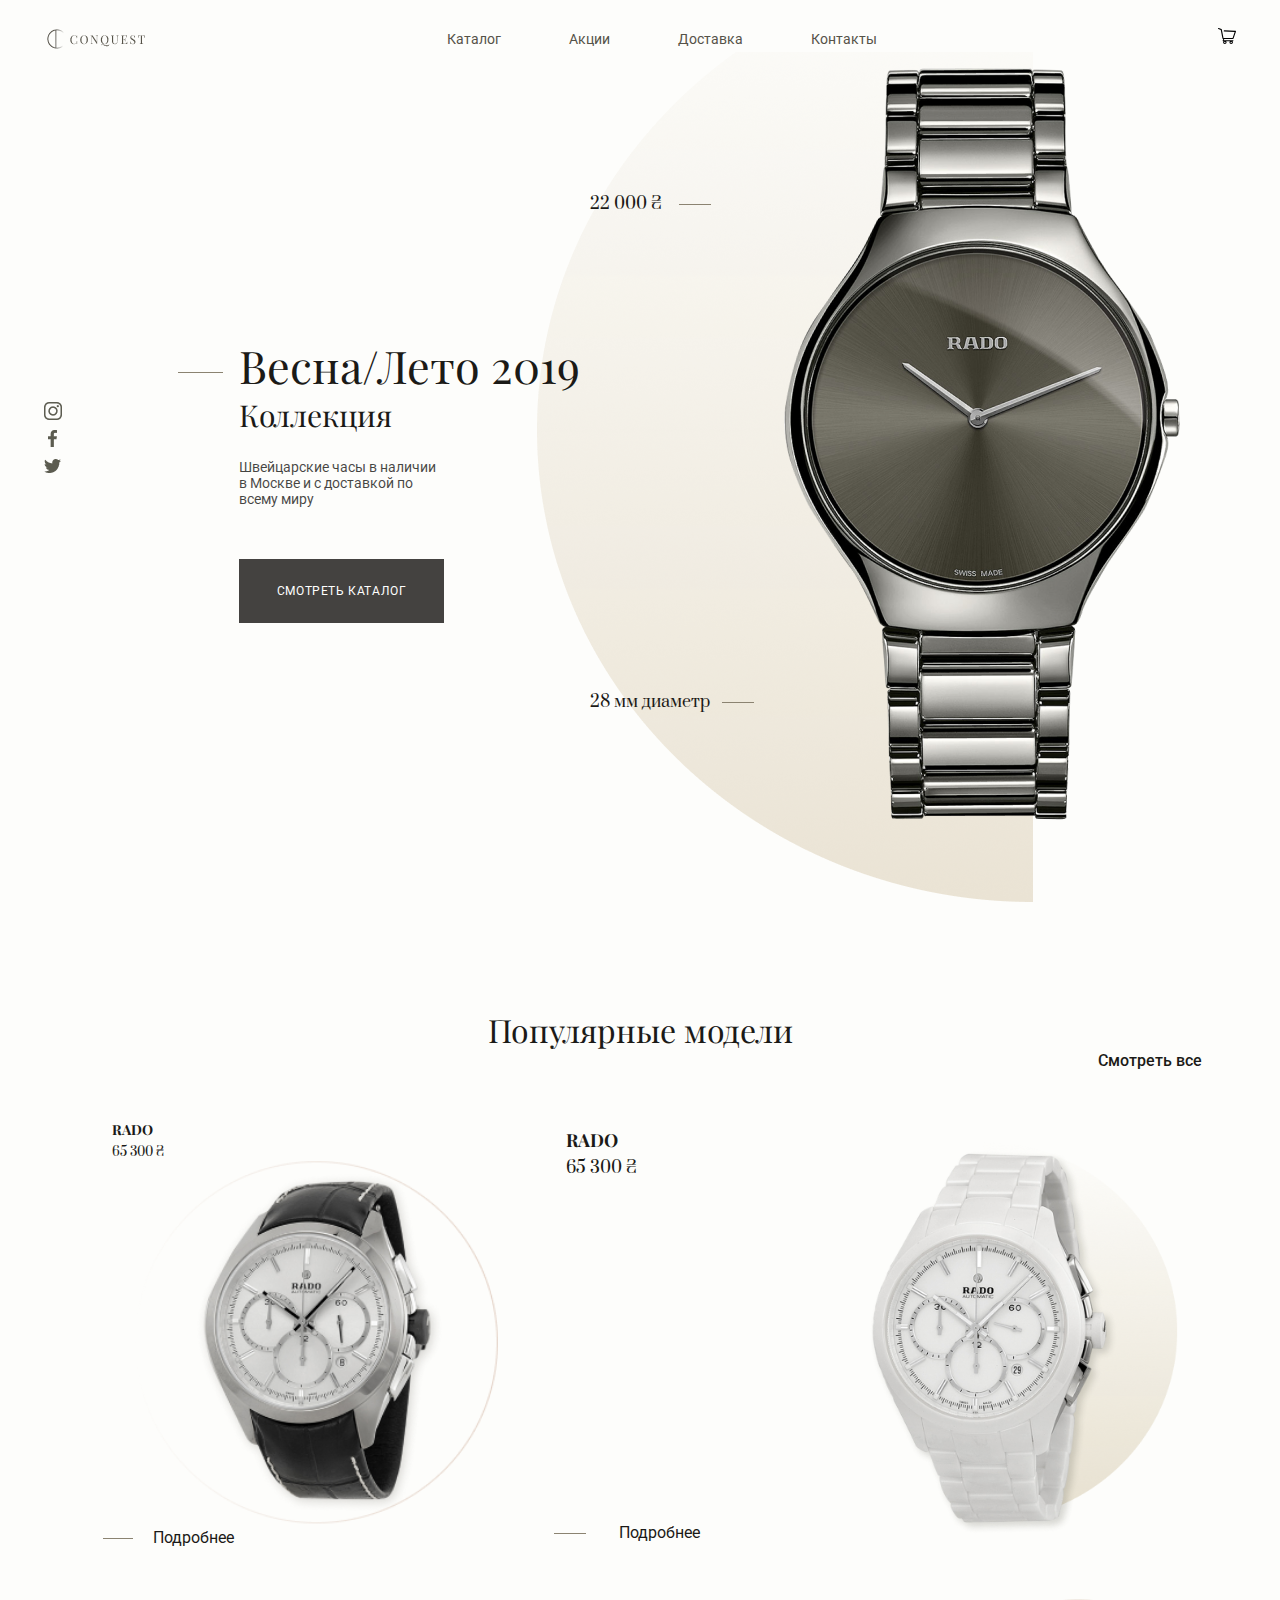
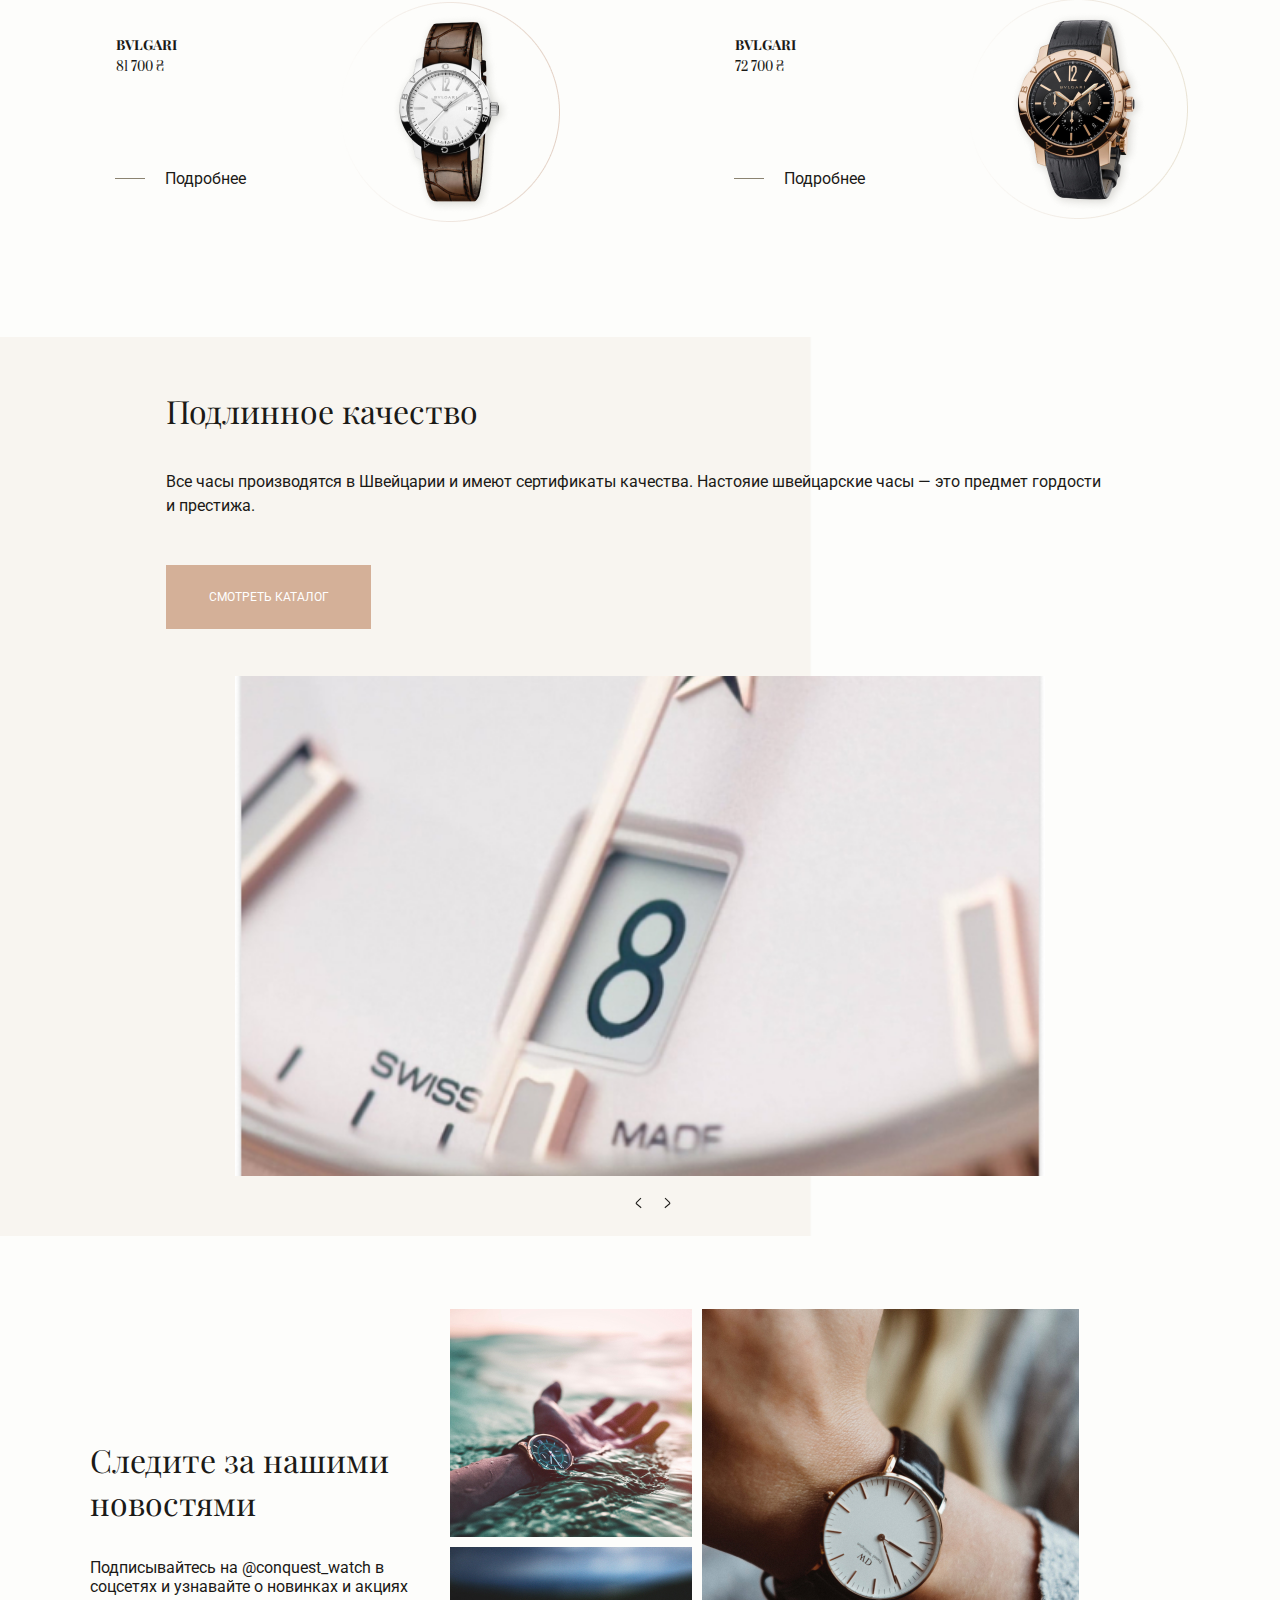
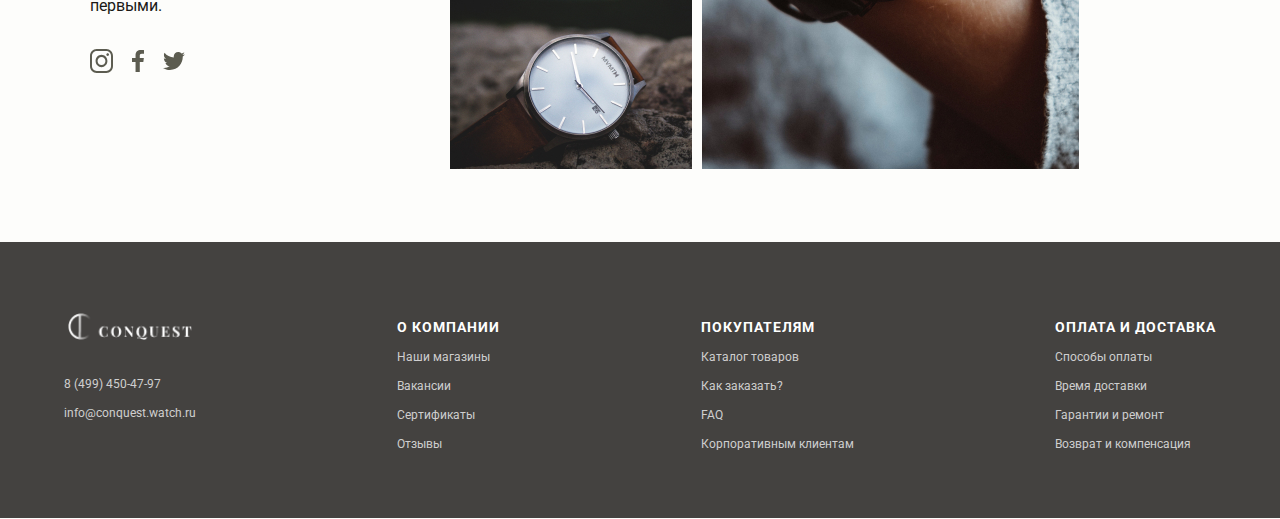
<file: index.html>
<!DOCTYPE html>
<html lang="en">

<head>
   <meta charset="UTF-8">
   <meta name="viewport" content="width=device-width, initial-scale=1.0">
   <meta http-equiv="X-UA-Compatible" content="ie=edge">
   <title>Conquest</title>
   <link rel="shortcut icon" href="favicon.ico">
   <link href="https://fonts.googleapis.com/css?family=Playfair+Display:400,700|Prata|Roboto:400,500&display=swap"
      rel="stylesheet">
   <link rel="stylesheet" href="style/normalize.css">
   <link rel="stylesheet" href="style/style.css">
</head>

<body>
   <section class="introduction">
      <div class="introduction-wrapper">
         <header class="header">
            <div class="container">
               <div class="header-menu">
                  <div class="header-buttons">
                     <div class="menu-wrap">
                        <input type="checkbox" class="toggler">
                        <div class="hamburger">
                           <div></div>
                        </div>
                        <div class="menu">
                           <div>
                              <div>
                                 <ul>
                                    <li><a href="catalog.html">Каталог</a></li>
                                    <li><a href="#">Акции</a></li>
                                    <li><a href="#">Доставка</a></li>
                                    <li><a href="#">Контакты</a></li>
                                 </ul>
                              </div>
                           </div>
                        </div>
                     </div>
                     <img src="img/logo.png" alt="conquest" class="header-buttons__logo">
                     <nav class="nav">
                        <ul class="nav-list">
                           <li class="nav-list__item"><a href="catalog.html">Каталог</a></li>
                           <li class="nav-list__item"><a href="#">Акции</a></li>
                           <li class="nav-list__item"><a href="#">Доставка</a></li>
                           <li class="nav-list__item"><a href="#">Контакты</a></li>
                        </ul>
                     </nav>
                     <div class="header-buttons-container">
                        <a href="#">
                           <svg width="21" height="18" viewBox="0 0 21 18" class="like">
                              <use xlink:href="#love-svg"></use>
                           </svg>
                        </a>
                        <a href="basket.html">
                           <svg width="18" height="16" viewBox="0 0 18 16">
                              <use xlink:href="#box-svg"></use>
                           </svg>
                        </a>
                     </div>
                  </div>
               </div>
            </div>
         </header>

         <div class="container">
            <div class="introduction-content">
               <div class="social-media">
                  <ul class="social-media-list">
                     <li class="social-media__item"><a href="#"><img src="img/instagram_icon.png" alt="instagram"></a>
                     </li>
                     <li class="social-media__item"><a href="#"><img src="img/facebook_icon.png" alt="facebook"></a>
                     </li>
                     <li class="social-media__item"><a href="#"><img src="img/twitter_icon.png" alt="twitter"></a></li>
                  </ul>
               </div>
               <div class="introduction-content-text">
                  <h2 class="introduction-content__title"><span class="special-span">Весна</span>/Лето 2019</h2>
                  <h3 class="introduction-content__collection">Коллекция</h3>
                  <p class="introduction-content__text">Швейцарские часы в наличии в Москве
                     и с доставкой по всему миру</p>
                  <a href="catalog.html" class="introduction-content__btn btn">Смотреть каталог</a>
               </div>
               <div class="introduction-content-image">
                  <p class="introduction-price price">22 000 ₴</p>
                  <img src="img/Component.png" alt="rado">
                  <p class="introduction-size price">28 мм диаметр</p>

               </div>
            </div>
         </div>
      </div>
   </section>
   <main class="main">
      <section class="popular">
         <div class="container">
            <h2 class="popular-title">Популярные модели</h2>
            <div class="link-container"><a href="catalog.html" class="popular__link-all">Смотреть все</a></div>
            <div class="popular-watches">
               <div class="popular-watches__item popular-watches__item_small">
                  <div class="popular-watches-text">
                     <h3 class="popular-watches__title">Rado</h3>
                     <p class="popular-watches__price price">65 300 ₴</p>
                  </div>
                  <img src="img/watch_1.png" alt="watches" class="popular-watches__img">
                  <a class="popular-watches__more href='#' ">Подробнее</a>
               </div>
               <div class="popular-watches__item popular-watches__item_big">
                  <div class="popular-watches-content">
                     <h3 class="popular-watches__title">Rado</h3>
                     <p class="popular-watches__price price">65 300 ₴</p>
                     <a class="popular-watches__more href='#' ">Подробнее</a>
                  </div>
                  <img src="img/watch_2.png" alt="watches" class="popular-watches__img">
               </div>
               <div class="popular-watches__item">
                  <div class="popular-watches-text-second">
                     <h3 class="popular-watches__title">Bvlgari</h3>
                     <p class="popular-watches__price price">81 700 ₴</p>
                     <a class="popular-watches__more href='#' ">Подробнее</a>
                  </div>
                  <img src="img/watch_3.png" alt="watches" class="popular-watches__img">
               </div>
               <div class="popular-watches__item">
                  <div class="popular-watches-text-second">
                     <h3 class="popular-watches__title">Bvlgari</h3>
                     <p class="popular-watches__price price">72 700 ₴ </p>
                     <a class="popular-watches__more href='#' ">Подробнее</a>
                  </div>
                  <img src="img/watch_4.png" alt="watches" class="popular-watches__img">
               </div>
            </div>
         </div>
      </section>
      <section class="quality">
         <div class="container">
            <div class="quality-text">
               <h2 class="quality-text__title">Подлинное качество</h2>
               <p class="quality-text__text">Все часы производятся в Швейцарии и имеют сертификаты качества.
                  Настояие
                  швейцарские часы — это предмет гордости и престижа.</p>
               <a href="catalog.html" class="quality-text__button btn">Смотреть каталог</a>
            </div>
            <!-- <div class="quality-container"> -->
            <div class="quality-images">
               <div><img src="img/quality1.jpg" alt="watches"></div>
               <div><img src="img/quality4.jpg" alt="watches"></div>
               <div><img src="img/quality2.jpg" alt="watches"></div>
            </div>
            <!-- </div> -->
            <div class="quality-pagination">
               <button id="arrow-left"></button>
               <button id="arrow-right"></button>
            </div>

         </div>
      </section>
      <section class="news">
         <div class="container">
            <div class="news-container">
               <div class="news-text">
                  <h2 class="news-text__title">Следите за нашими новостями</h2>
                  <p class="news-text__text">Подписывайтесь на @conquest_watch в соцсетях и узнавайте о новинках и
                     акциях первыми.</p>
                  <ul class="news-text-medias-list">
                     <li class="news-text-medias-list__item">
                        <a href="https://www.instagram.com/conquest_watches/">
                           <svg width="23" height="24" viewBox="0 0 23 24">
                              <use xlink:href="#instagram-svg"></use>
                           </svg>
                        </a></li>
                     <li class="news-text-medias-list__item">
                        <a href="https://www.facebook.com/ConquestMoscow/">
                           <svg width="12" height="22" viewBox="0 0 12 22">
                              <use xlink:href="#facebook-svg"></use>
                           </svg>
                        </a>
                     </li>
                     <li class="news-text-medias-list__item">
                        <a href="https://twitter.com/ConquestWatches">
                           <svg width="22" height="18" viewBox="0 0 22 18">
                              <use xlink:href="#twitter-svg"></use>
                           </svg>
                        </a></li>
                  </ul>
               </div>
               <div class="news-images">
                  <div class="news-images-first">
                     <img src="img/photo_1.jpg" alt="watches">
                     <img src="img/photo_2.jpg" alt="watches">
                  </div>
                  <div class="news-images-second">
                     <img src="img/photo_3.jpg" alt="watches">
                  </div>
               </div>
            </div>
         </div>
      </section>
   </main>
   <footer class="footer">
      <div class="container">
         <div class="footer-container">
            <div class="footer-column footer-contacts">
               <h4 class="footer-column footer-column__title "> <img src="img/logo1.png" alt="conquest"> </h4>
               <a href="tel:8(499)450-47-97" class="footer-column__item">8 (499) 450-47-97</a>
               <a href="mailto:info@conquest.watch.ru" class="footer-column__item">info@conquest.watch.ru</a>
            </div>
            <div class="footer-column footer-company">
               <h4 class="footer-column__item footer-column__title">О компании</h4>
               <a href="#" class="footer-column__item">Наши магазины</a>
               <a href="#" class="footer-column__item">Вакансии</a>
               <a href="#" class="footer-column__item">Сертификаты</a>
               <a href="#" class="footer-column__item">Отзывы</a>
            </div>
            <div class="footer-column footer-customers">
               <h4 class="footer-column__item footer-column__title">Покупателям</h4>
               <a href="catalog.html" class="footer-column__item">Каталог товаров</a>
               <a href="#" class="footer-column__item">Как заказать?</a>
               <a href="#" class="footer-column__item">FAQ</a>
               <a href="#" class="footer-column__item">Корпоративным клиентам</a>
            </div>
            <div class="footer-column footer-shipping">
               <h4 class="footer-column__item footer-column__title">Оплата и Доставка</h4>
               <a href="#" class="footer-column__item">Способы оплаты</a>
               <a href="#" class="footer-column__item">Время доставки</a>
               <a href="#" class="footer-column__item">Гарантии и ремонт</a>
               <a href="#" class="footer-column__item">Возврат и компенсация</a>
            </div>
         </div>
      </div>
   </footer>

  




   <svg class="visually-hidden">
      <symbol width="16" height="16" viewBox="0 0 16 16" xmlns="http://www.w3.org/2000/svg" id="search-svg">
         <path
            d="M15.8041 14.8637L11.9576 11.0171C12.911 9.85469 13.4857 8.36571 13.4857 6.74286C13.4857 3.02041 10.4653 0 6.74286 0C3.01714 0 0 3.02041 0 6.74286C0 10.4653 3.01714 13.4857 6.74286 13.4857C8.36571 13.4857 9.85143 12.9143 11.0139 11.9608L14.8604 15.8041C15.1216 16.0653 15.5429 16.0653 15.8041 15.8041C16.0653 15.5461 16.0653 15.1216 15.8041 14.8637ZM6.74286 12.1437C3.76163 12.1437 1.33878 9.72082 1.33878 6.74286C1.33878 3.7649 3.76163 1.33878 6.74286 1.33878C9.72082 1.33878 12.1469 3.7649 12.1469 6.74286C12.1469 9.72082 9.72082 12.1437 6.74286 12.1437Z"
            fill="#1B1A17" />
      </symbol>
      <!-- <symbol width="21" height="18" viewBox="0 0 21 18" xmlns="http://www.w3.org/2000/svg" id="love-svg">
         <path
            d="M19.9686 5.77104C19.6912 3.00625 17.5306 1.00033 14.8266 1.00033C13.0251 1.00033 11.3757 1.87835 10.4475 3.28557C9.5278 1.86015 7.94595 1 6.17336 1C3.4697 1 1.30868 3.00592 1.0317 5.77071C1.00978 5.89283 0.919889 6.53555 1.19321 7.58368C1.58712 9.09548 2.49699 10.4706 3.82378 11.5594L10.4431 17L17.1761 11.5598C18.5029 10.4706 19.4128 9.09581 19.8067 7.58368C20.08 6.53588 19.9902 5.89316 19.9686 5.77104ZM19.0953 7.4321C18.7357 8.81284 17.9022 10.0708 16.6872 11.0676L10.4475 16.1097L4.31489 11.069C3.09772 10.0701 2.26459 8.81251 1.90466 7.43177C1.64595 6.4399 1.75229 5.87959 1.75265 5.87595L1.75813 5.84253C1.99565 3.42027 3.85229 1.66191 6.17336 1.66191C7.88602 1.66191 9.39369 2.61506 10.1092 4.14903L10.4457 4.87151L10.7822 4.14903C11.4864 2.63856 13.0737 1.66224 14.8269 1.66224C17.1476 1.66224 19.0047 3.4206 19.2469 5.8743C19.2476 5.87959 19.354 6.44023 19.0953 7.4321Z"
            fill="currentColor" stroke="currentColor" stroke-width="0.75" />
      </symbol> -->

      <symbol width="18" height="16" viewBox="0 0 18 16" xmlns="http://www.w3.org/2000/svg" id="box-svg">
         <path
            d="M17.8961 3.05165C17.7931 2.91217 17.6273 2.82596 17.4472 2.8187L6.28162 2.36414C5.96126 2.3509 5.69355 2.58449 5.67986 2.88566C5.66624 3.1867 5.91317 3.44107 6.232 3.45401L16.6416 3.87783L14.5949 9.90922H5.48658L3.84103 1.44688C3.80486 1.26141 3.67004 1.10668 3.4841 1.03778L0.788965 0.0377747C0.491928 -0.0720606 0.156743 0.0657377 0.0400874 0.345938C-0.0763672 0.62629 0.0694931 0.943051 0.36637 1.05323L2.76277 1.94237L4.43736 10.5532C4.48784 10.8121 4.72671 11.0001 5.0055 11.0001H5.28328L4.64896 12.6642C4.59587 12.8036 4.61775 12.9584 4.7081 13.0795C4.79833 13.2006 4.94508 13.2727 5.10173 13.2727H5.54664C5.27095 13.5625 5.10173 13.944 5.10173 14.3636C5.10173 15.266 5.87913 16 6.83433 16C7.78953 16 8.56693 15.266 8.56693 14.3636C8.56693 13.9441 8.39771 13.5625 8.12206 13.2727H11.8996C11.6237 13.5625 11.4546 13.944 11.4546 14.3636C11.4546 15.266 12.2318 16 13.1872 16C14.1426 16 14.9198 15.266 14.9198 14.3636C14.9198 13.9441 14.7506 13.5625 14.475 13.2727H15.016C15.2819 13.2727 15.4973 13.0692 15.4973 12.8182C15.4973 12.5671 15.2819 12.3636 15.016 12.3636H5.78652L6.30624 11H15.016C15.2672 11 15.4894 10.8467 15.5659 10.621L17.9723 3.52998C18.0275 3.36814 17.9992 3.19119 17.8961 3.05165ZM6.83437 15.0911C6.40968 15.0911 6.0643 14.7649 6.0643 14.3638C6.0643 13.9627 6.40968 13.6365 6.83437 13.6365C7.25906 13.6365 7.6044 13.9627 7.6044 14.3638C7.6044 14.7649 7.25906 15.0911 6.83437 15.0911ZM13.1872 15.0911C12.7625 15.0911 12.4171 14.7649 12.4171 14.3638C12.4171 13.9627 12.7625 13.6365 13.1872 13.6365C13.6119 13.6365 13.9572 13.9627 13.9572 14.3638C13.9572 14.7649 13.6119 15.0911 13.1872 15.0911Z"
            fill="#1B1A17" />
      </symbol>

      <symbol width="10" height="13" viewBox="0 0 10 13" fill="none" xmlns="http://www.w3.org/2000/svg" id="ruble-svg">
         <path
            d="M2.04761 0.5H6.03571C7.72544 0.5 9.09524 1.8698 9.09524 3.55953C9.09524 5.24926 7.72544 6.61905 6.03571 6.61905H2.04761V0.5Z"
            stroke="#1B1A17" />
         <path d="M2 6.5H0" stroke="#1B1A17" />
         <path d="M2.00006 0V13M0.30957 9.69472H6.80958" stroke="#1B1A17" />
      </symbol>
      <symbol width="23" height="24" viewBox="0 0 23 24" fill="#5C5C50" xmlns="http://www.w3.org/2000/svg"
         id="instagram-svg">
         <path
            d="M6.6571 0C2.98565 0 0 3.12481 0 6.96524V17.0365C0 20.8769 2.98565 24 6.6571 24H16.3429C20.0143 24 23 20.8769 23 17.0365V6.96524C23 3.12481 20.0143 0 16.3429 0H6.6571ZM6.6571 2.06322H16.3429C18.9559 2.06322 21.0292 4.23197 21.0292 6.96524V17.0365C21.0292 19.7698 18.9559 21.9368 16.3429 21.9368H6.6571C4.04408 21.9368 1.97241 19.7698 1.97241 17.0365V6.96524C1.97241 4.23197 4.04408 2.06322 6.6571 2.06322ZM17.6727 4.12641C16.9107 4.12641 16.2934 4.77212 16.2934 5.56909C16.2934 6.36609 16.9107 7.01178 17.6727 7.01178C18.4346 7.01178 19.0519 6.36609 19.0519 5.56909C19.0519 4.77212 18.4346 4.12641 17.6727 4.12641ZM11.5 5.82073C8.24893 5.82073 5.59264 8.5993 5.59264 12C5.59264 15.4007 8.24893 18.1793 11.5 18.1793C14.7511 18.1793 17.409 15.4007 17.409 12C17.409 8.5993 14.7511 5.82073 11.5 5.82073ZM11.5 7.88395C13.6853 7.88395 15.4366 9.71415 15.4366 12C15.4366 14.2859 13.6853 16.1161 11.5 16.1161C9.31472 16.1161 7.56504 14.2859 7.56504 12C7.56504 9.71415 9.31472 7.88395 11.5 7.88395Z"
            fill="#5C5C50" />
      </symbol>
      <symbol width="12" height="22" viewBox="0 0 12 22" fill="#5C5C50" xmlns="http://www.w3.org/2000/svg"
         id="facebook-svg">
         <path
            d="M8.83169 0C5.69558 0 3.54784 1.82202 3.54784 5.16926V8.054H0V11.9663H3.54784V22H7.78878V11.9663H11.3267L11.8581 8.054H7.78878V5.55578C7.78878 4.4234 8.11969 3.65148 9.8251 3.65148H12V0.153977C11.6238 0.106313 10.3339 0 8.83169 0Z"
            fill="#5C5C50" />
      </symbol>
      <symbol width="22" height="18" viewBox="0 0 22 18" fill="#5C5C50" xmlns="http://www.w3.org/2000/svg"
         id="twitter-svg">
         <path
            d="M22 2.13046C21.191 2.49194 20.321 2.73626 19.4081 2.84633C20.3398 2.28369 21.0552 1.39321 21.3922 0.332343C20.5202 0.853289 19.5546 1.23115 18.526 1.43483C17.7032 0.551897 16.5301 0 15.232 0C12.7393 0 10.7189 2.03437 10.7189 4.54398C10.7189 4.90027 10.7584 5.24719 10.8357 5.57956C7.0846 5.39031 3.75901 3.58068 1.53295 0.831733C1.14443 1.50256 0.921886 2.28304 0.921886 3.11596C0.921886 4.6927 1.71835 6.08333 2.92973 6.89853C2.18992 6.87525 1.49391 6.67074 0.885376 6.33014C0.88451 6.34929 0.884504 6.36817 0.884504 6.38718C0.884504 8.58925 2.44044 10.4254 4.50492 10.8432C4.12653 10.947 3.7279 11.002 3.31624 11.002C3.02512 11.002 2.74286 10.9742 2.46681 10.921C3.04153 12.7262 4.70801 14.0402 6.68333 14.0769C5.13742 15.2959 3.19166 16.022 1.07697 16.022C0.712916 16.022 0.353368 16.0004 0 15.9587C1.99818 17.248 4.37022 18 6.91929 18C15.2207 18 19.7597 11.076 19.7597 5.07064C19.7597 4.87371 19.7552 4.67813 19.747 4.48326C20.6285 3.84206 21.3936 3.04194 21.999 2.13049"
            fill="#5C5C50" />
      </symbol>
      <symbol width="18" height="16" viewBox="0 0 18 16" fill="transparent" xmlns="http://www.w3.org/2000/svg"
         id="red-svg">
         <path stroke="#5C5C50" stroke-width="0.75"
            d="M8.94618 2.98946C9.67267 1.38681 11.3323 0.266998 13.2627 0.266998C15.863 0.266998 17.7358 2.33741 17.9712 4.80488C17.9712 4.80488 18.0983 5.4174 17.8186 6.52012C17.4377 8.02191 16.5423 9.35617 15.3352 10.3745L8.94618 15.68L2.66477 10.3741C1.45767 9.35617 0.562332 8.02158 0.181444 6.51979C-0.0982812 5.41706 0.0288014 4.80455 0.0288014 4.80455C0.264246 2.33708 2.137 0.266663 4.73734 0.266663C6.66805 0.266663 8.21968 1.38681 8.94618 2.98946Z"
            fill="#D75A4A" />
      </symbol>


   </svg>
   <script src="https://cdnjs.cloudflare.com/ajax/libs/jquery/3.4.1/jquery.js"></script>
   <script src="js/slick.min.js"></script>
   <script src="js/index.js"></script>
</body>

</html>
</file>
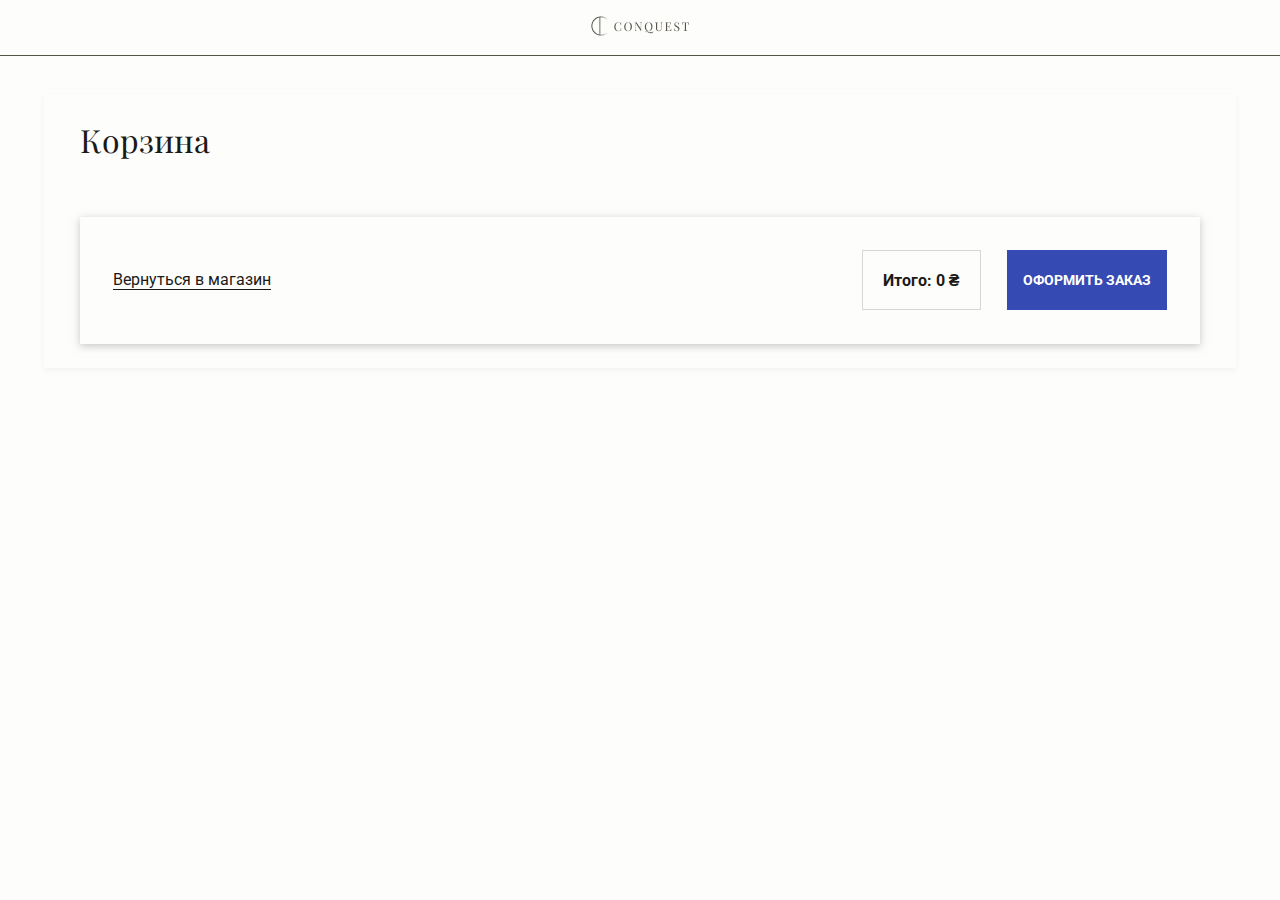
<file: basket.html>
<!DOCTYPE html>
<html lang="en">

<head>
   <meta charset="UTF-8">
   <meta name="viewport" content="width=device-width, initial-scale=1.0">
   <meta http-equiv="X-UA-Compatible" content="ie=edge">
   <title>Корзина</title>
   <link rel="shortcut icon" href="favicon.ico">
   <link href="https://fonts.googleapis.com/css?family=Playfair+Display:400,700|Prata|Roboto:400,500&display=swap"
      rel="stylesheet">
   <link rel="stylesheet" href="style/normalize.css">
   <link rel="stylesheet" href="https://maxcdn.bootstrapcdn.com/font-awesome/4.4.0/css/font-awesome.min.css">
   <link rel="stylesheet" href="style/style.css">
   <link rel="stylesheet" href="style/basket.css">
</head>

<body>

   <header class="header">

      <div class="container">
         <div class="header-menu">
            <a href="index.html" class="header__logo"><img src="img/logo.png" alt="conquest"
                  class="header-buttons__logo"></a>
         </div>
      </div>
   </header>

   <main class="main">
      <div class="container">
         <section class="checkout">
            <h1 class="checkout__title">Корзина</h1>
            <div class="checkout-wrapper">
               <div class="checkout-cart">
                  <div class="checkout-cart-container" id="goods">
                     <h3>Корзина пуста</h3>
                  </div>
                  <div class="checkout-cart-info">
                     <a href="catalog.html" class="checkout-cart__back">Вернуться в магазин</a>
                     <div class="checkout-cart-result">
                        <p class="checkout-cart-result__cost">Итого: <span id="finalCost">0 ₴</span></p>
                        <button class="checkout-cart-result__button btn">Оформить заказ</button>
                     </div>
                  </div>
               </div>
            </div>
         </section>
      </div>
   </main>




   <script src="https://cdnjs.cloudflare.com/ajax/libs/jquery/3.4.1/jquery.min.js"></script>
   <script src="js/basket.js"></script>
</body>

</html>
</file>
<file: style/basket.css>
.header {
  padding: 1% 0;
  border-bottom: 1px solid;
  margin-bottom: 3%;
}

.header__logo {
  margin: 0 auto;
}

.checkout {
  padding: 2% 3%;
  -webkit-box-shadow: 0 2px 5px rgba(48, 48, 48, 0.05);
          box-shadow: 0 2px 5px rgba(48, 48, 48, 0.05);
}

.checkout-wrapper {
  display: -webkit-box;
  display: -ms-flexbox;
  display: flex;
  -webkit-box-pack: justify;
      -ms-flex-pack: justify;
          justify-content: space-between;
  -ms-flex-wrap: wrap;
      flex-wrap: wrap;
}

.checkout-information {
  width: 50%;
}

.checkout__title {
  margin-bottom: 5%;
}

.checkout-cart {
  -webkit-box-flex: 1;
      -ms-flex: 1 1 0px;
          flex: 1 1 0;
  padding: 3%;
  -webkit-box-shadow: 0 2px 8px rgba(146, 146, 146, 0.5);
          box-shadow: 0 2px 8px rgba(146, 146, 146, 0.5);
  max-width: 100%;
}

.checkout-cart__back {
  border-bottom: 1px solid;
}

.checkout-cart__item {
  display: -webkit-box;
  display: -ms-flexbox;
  display: flex;
  -webkit-box-pack: justify;
      -ms-flex-pack: justify;
          justify-content: space-between;
  -webkit-box-align: center;
      -ms-flex-align: center;
          align-items: center;
  margin-bottom: 5%;
  max-height: 220px;
  max-width: 100%;
  border-bottom: 1px solid #eaeaea;
}

.checkout-cart__item img {
  max-width: 150px;
  height: 220px;
}

.checkout-cart__brand {
  font-family: 'Roboto';
  text-transform: uppercase;
  letter-spacing: 0.05em;
  font-weight: bold;
  font-size: 14px;
}

.checkout-cart__input {
  width: 60px;
  height: 40px;
  margin: 0 10px;
  text-align: center;
  border: 1px solid #ccc;
}

.checkout-cart__buttons {
  display: -webkit-box;
  display: -ms-flexbox;
  display: flex;
  -webkit-box-align: center;
      -ms-flex-align: center;
          align-items: center;
}

.checkout-cart__title {
  margin-bottom: 5%;
}

.checkout-cart__price {
  font-weight: bold;
  min-width: 80px;
}

.checkout-cart__delete {
  color: red;
}

.checkout-cart-info {
  display: -webkit-box;
  display: -ms-flexbox;
  display: flex;
  -webkit-box-pack: justify;
      -ms-flex-pack: justify;
          justify-content: space-between;
  -webkit-box-align: center;
      -ms-flex-align: center;
          align-items: center;
}

.checkout-cart-result {
  display: -webkit-box;
  display: -ms-flexbox;
  display: flex;
  width: 50%;
  -webkit-box-pack: end;
      -ms-flex-pack: end;
          justify-content: flex-end;
}

.checkout-cart-result__cost {
  border: 1px solid #d8d6d4;
  font-weight: bold;
  display: -webkit-box;
  display: -ms-flexbox;
  display: flex;
  -webkit-box-pack: center;
      -ms-flex-pack: center;
          justify-content: center;
  -webkit-box-align: center;
      -ms-flex-align: center;
          align-items: center;
  padding: 10px 20px;
  height: auto;
  -ms-flex-wrap: wrap;
      flex-wrap: wrap;
  margin-right: 5%;
}

.checkout-cart-result__cost span {
  display: inline-block;
  margin-left: 4px;
}

.checkout-cart-result__button {
  font-size: 14px;
  background: #364ab3;
  color: #fff;
  height: 60px;
  font-weight: bold;
  width: 100%;
  max-width: 160px;
}

.fa-minus,
.fa-plus {
  color: #5285cc;
  cursor: pointer;
  font-size: 20px;
}

.disabled {
  color: #e0e0e0;
}

@media screen and (max-width: 768px) {
  .header {
    position: static;
  }
}

.hide {
  display: none;
  visibility: hidden;
}
/*# sourceMappingURL=basket.css.map */
</file>
<file: style/style.css>
@charset "UTF-8";
/* Slider */
.slick-slider {
  position: relative;
  display: block;
  -webkit-box-sizing: border-box;
          box-sizing: border-box;
  -webkit-touch-callout: none;
  -webkit-user-select: none;
  -moz-user-select: none;
  -ms-user-select: none;
  user-select: none;
  -ms-touch-action: pan-y;
  touch-action: pan-y;
  -webkit-tap-highlight-color: transparent;
}

.slick-list {
  position: relative;
  overflow: hidden;
  display: block;
  margin: 0;
  padding: 0;
}

.slick-list:focus {
  outline: none;
}

.slick-list.dragging {
  cursor: pointer;
  cursor: hand;
}

.slick-slider .slick-track,
.slick-slider .slick-list {
  -webkit-transform: translate3d(0, 0, 0);
  transform: translate3d(0, 0, 0);
}

.slick-track {
  position: relative;
  left: 0;
  top: 0;
  display: block;
  margin-left: auto;
  margin-right: auto;
}

.slick-track:before, .slick-track:after {
  content: "";
  display: table;
}

.slick-track:after {
  clear: both;
}

.slick-loading .slick-track {
  visibility: hidden;
}

.slick-slide {
  float: left;
  height: 100%;
  min-height: 1px;
  display: none;
}

[dir="rtl"] .slick-slide {
  float: right;
}

.slick-slide img {
  display: block;
}

.slick-slide.slick-loading img {
  display: none;
}

.slick-slide.dragging img {
  pointer-events: none;
}

.slick-initialized .slick-slide {
  display: block;
}

.slick-loading .slick-slide {
  visibility: hidden;
}

.slick-vertical .slick-slide {
  display: block;
  height: auto;
  border: 1px solid transparent;
}

.slick-arrow.slick-hidden {
  display: none;
}

/* Slider */
.slick-loading .slick-list {
  background: #fff url("./ajax-loader.gif") center center no-repeat;
}

/* Icons */
@font-face {
  font-family: "slick";
  src: url("./fonts/slick.eot");
  src: url("./fonts/slick.eot?#iefix") format("embedded-opentype"), url("./fonts/slick.woff") format("woff"), url("./fonts/slick.ttf") format("truetype"), url("./fonts/slick.svg#slick") format("svg");
  font-weight: normal;
  font-style: normal;
}

/* Arrows */
.slick-prev,
.slick-next {
  position: absolute;
  display: block;
  height: 20px;
  width: 20px;
  line-height: 0px;
  font-size: 0px;
  cursor: pointer;
  background: transparent;
  color: transparent;
  top: 50%;
  -webkit-transform: translate(0, -50%);
  transform: translate(0, -50%);
  padding: 0;
  border: none;
  outline: none;
}

.slick-prev:hover, .slick-prev:focus,
.slick-next:hover,
.slick-next:focus {
  outline: none;
  background: transparent;
  color: transparent;
}

.slick-prev:hover:before, .slick-prev:focus:before,
.slick-next:hover:before,
.slick-next:focus:before {
  opacity: 1;
}

.slick-prev.slick-disabled:before,
.slick-next.slick-disabled:before {
  opacity: 0.25;
}

.slick-prev:before,
.slick-next:before {
  font-family: "slick";
  font-size: 20px;
  line-height: 1;
  color: white;
  opacity: 0.75;
  -webkit-font-smoothing: antialiased;
  -moz-osx-font-smoothing: grayscale;
}

.slick-prev {
  left: -25px;
}

[dir="rtl"] .slick-prev {
  left: auto;
  right: -25px;
}

.slick-prev:before {
  content: "←";
}

[dir="rtl"] .slick-prev:before {
  content: "→";
}

.slick-next {
  right: -25px;
}

[dir="rtl"] .slick-next {
  left: -25px;
  right: auto;
}

.slick-next:before {
  content: "→";
}

[dir="rtl"] .slick-next:before {
  content: "←";
}

/* Dots */
.slick-dotted.slick-slider {
  margin-bottom: 30px;
}

.slick-dots {
  position: absolute;
  bottom: -25px;
  list-style: none;
  display: block;
  text-align: center;
  padding: 0;
  margin: 0;
  width: 100%;
}

.slick-dots li {
  position: relative;
  display: inline-block;
  height: 20px;
  width: 20px;
  margin: 0 5px;
  padding: 0;
  cursor: pointer;
}

.slick-dots li button {
  border: 0;
  background: transparent;
  display: block;
  height: 20px;
  width: 20px;
  outline: none;
  line-height: 0px;
  font-size: 0px;
  color: transparent;
  padding: 5px;
  cursor: pointer;
}

.slick-dots li button:hover, .slick-dots li button:focus {
  outline: none;
}

.slick-dots li button:hover:before, .slick-dots li button:focus:before {
  opacity: 1;
}

.slick-dots li button:before {
  position: absolute;
  top: 0;
  left: 0;
  content: "•";
  width: 20px;
  height: 20px;
  font-family: "slick";
  font-size: 6px;
  line-height: 20px;
  text-align: center;
  color: black;
  opacity: 0.25;
  -webkit-font-smoothing: antialiased;
  -moz-osx-font-smoothing: grayscale;
}

.slick-dots li.slick-active button:before {
  color: black;
  opacity: 0.75;
}

* {
  -webkit-box-sizing: border-box;
          box-sizing: border-box;
}

html {
  overflow: visible;
}

body {
  color: #1B1A17;
  background-color: #FDFDFB;
  font-family: 'Roboto', sans-serif;
}

img {
  -o-object-fit: contain;
     object-fit: contain;
}

button {
  border: 0;
  background: initial;
}

.container {
  max-width: 1366px;
  width: 100%;
  height: 100%;
  padding: 0 3.421%;
  margin: 0 auto;
}

.visually-hidden {
  position: absolute !important;
  clip: rect(1px 1px 1px 1px);
  /* IE6, IE7 */
  clip: rect(1px, 1px, 1px, 1px);
  padding: 0 !important;
  border: 0 !important;
  height: 1px !important;
  width: 1px !important;
  overflow: hidden;
}

.introduction {
  position: relative;
}

.introduction-price {
  position: absolute;
  left: 7.5%;
  top: 16.5%;
}

.introduction-price:after {
  content: '';
  position: absolute;
  display: inline-block;
  width: 2em;
  max-width: 50px;
  height: 1px;
  background-color: #8B8371;
  top: 50%;
  left: 124%;
}

.introduction-size {
  position: absolute;
  left: 7.5%;
  bottom: 22.5%;
}

@media screen and (max-width: 1050px) {
  .introduction-size {
    left: 4%;
  }
}

.introduction-size:after {
  content: '';
  position: absolute;
  display: inline-block;
  width: 2em;
  max-width: 50px;
  height: 1px;
  background-color: #8B8371;
  top: 50%;
  left: 110%;
}

.introduction .special-span {
  position: relative;
}

.introduction .special-span:before {
  content: '';
  position: absolute;
  display: inline-block;
  width: 2em;
  max-width: 50px;
  height: 1px;
  background-color: #8B8371;
  top: 50%;
  width: 1em;
  top: 63%;
  left: -50%;
}

.introduction-content {
  display: -webkit-box;
  display: -ms-flexbox;
  display: flex;
  position: relative;
}

@media screen and (max-width: 1050px) {
  .introduction-content {
    max-height: none;
    -ms-flex-wrap: wrap;
        flex-wrap: wrap;
    -webkit-box-orient: vertical;
    -webkit-box-direction: normal;
        -ms-flex-direction: column;
            flex-direction: column;
  }
}

.introduction-content .social-media {
  position: absolute;
  top: 41%;
  height: 75px;
}

.introduction-content .social-media-list {
  height: 100%;
  display: -webkit-box;
  display: -ms-flexbox;
  display: flex;
  -webkit-box-orient: vertical;
  -webkit-box-direction: normal;
      -ms-flex-direction: column;
          flex-direction: column;
  -webkit-box-align: center;
      -ms-flex-align: center;
          align-items: center;
  -webkit-box-pack: justify;
      -ms-flex-pack: justify;
          justify-content: space-between;
}

.introduction-content-image {
  position: relative;
}

@media screen and (max-width: 1050px) {
  .introduction-content-image {
    -webkit-box-ordinal-group: 2;
        -ms-flex-order: 1;
            order: 1;
    display: -webkit-box;
    display: -ms-flexbox;
    display: flex;
    -webkit-box-pack: center;
        -ms-flex-pack: center;
            justify-content: center;
    margin-bottom: 6%;
  }
}

.introduction-content-image img {
  height: auto;
  max-height: 100vh;
}

.introduction-content-text {
  display: -webkit-box;
  display: -ms-flexbox;
  display: flex;
  -webkit-box-orient: vertical;
  -webkit-box-direction: normal;
      -ms-flex-direction: column;
          flex-direction: column;
  -webkit-box-pack: center;
      -ms-flex-pack: center;
          justify-content: center;
  width: 29%;
  margin-left: auto;
  position: relative;
  right: -4%;
  z-index: 1;
}

@media screen and (max-width: 1050px) {
  .introduction-content-text {
    -webkit-box-ordinal-group: 3;
        -ms-flex-order: 2;
            order: 2;
    width: 90%;
    margin-left: 0;
  }
}

.introduction-content__title {
  font-size: 2.8125rem;
  display: inline-block;
}

.introduction-content__collection {
  font-size: 1.875rem;
  margin-bottom: 7%;
}

.introduction-content__text {
  font-size: 0.875rem;
  width: 60%;
  color: rgba(27, 26, 23, 0.82);
  margin-bottom: 15%;
}

@media screen and (max-width: 1050px) {
  .introduction-content__text {
    margin-bottom: 5%;
  }
}

.introduction-content__btn {
  background-color: #444240;
  font-size: 0.75rem;
  letter-spacing: 0.05em;
  max-width: 205px;
  max-height: 64px;
  height: 64px;
}

.introduction-content-price {
  position: absolute;
  left: 7.5%;
  top: 16.5%;
}

.introduction-content-price:after {
  content: '';
  position: absolute;
  display: inline-block;
  width: 2em;
  max-width: 50px;
  height: 1px;
  background-color: #8B8371;
  top: 50%;
  left: 124%;
}

.introduction-content-size {
  position: absolute;
  left: 7.5%;
  bottom: 22.5%;
}

@media screen and (max-width: 1050px) {
  .introduction-content-size {
    left: 4%;
  }
}

.introduction-content-size:after {
  content: '';
  position: absolute;
  display: inline-block;
  width: 2em;
  max-width: 50px;
  height: 1px;
  background-color: #8B8371;
  top: 50%;
  left: 110%;
}

.header {
  display: -webkit-box;
  display: -ms-flexbox;
  display: flex;
  width: 100%;
  max-width: 1256px;
}

.header-buttons {
  display: -webkit-box;
  display: -ms-flexbox;
  display: flex;
  width: 100%;
  -webkit-box-pack: justify;
      -ms-flex-pack: justify;
          justify-content: space-between;
}

.header-buttons-container {
  max-width: 100px;
  width: 100%;
  display: -webkit-box;
  display: -ms-flexbox;
  display: flex;
  -webkit-box-pack: justify;
      -ms-flex-pack: justify;
          justify-content: space-between;
}

.header-menu {
  cursor: pointer;
}

.header-menu span {
  display: inline-block;
  width: 18px;
  height: 2px;
  background-color: #1B1A17;
  opacity: 0.5;
  position: relative;
  margin-right: 24px;
}

.header-menu span:before {
  content: '';
  position: absolute;
  display: inline-block;
  width: 18px;
  height: 2px;
  background-color: #1B1A17;
  top: -7px;
}

.header-menu span:after {
  content: '';
  position: absolute;
  display: inline-block;
  width: 18px;
  height: 2px;
  background-color: #1B1A17;
  top: 7px;
}

.btn {
  font-family: 'Roboto', sans-serif;
  border: 0;
  display: -webkit-box;
  display: -ms-flexbox;
  display: flex;
  -webkit-box-pack: center;
      -ms-flex-pack: center;
          justify-content: center;
  -webkit-box-align: center;
      -ms-flex-align: center;
          align-items: center;
  color: #fff;
  text-transform: uppercase;
  font-size: 0.75rem;
}

.btn:hover {
  color: #fff;
  background-color: #000;
}

p {
  font-family: 'Roboto', sans-serif;
}

h1,
h2,
h3 {
  font-family: 'Playfair Display', serif;
  font-weight: 400;
}

h2 {
  font-size: 2rem;
}

.price {
  font-family: 'Prata', serif;
}

.popular {
  padding: 8% 0;
}

.popular .container {
  padding: 0 6.1%;
}

.popular-title {
  text-align: center;
  font-size: 2rem;
}

.popular__link-all {
  margin-bottom: 25.5px;
  font-weight: 500;
}

.popular-watches {
  display: -webkit-box;
  display: -ms-flexbox;
  display: flex;
  -ms-flex-wrap: wrap;
      flex-wrap: wrap;
  -webkit-box-pack: justify;
      -ms-flex-pack: justify;
          justify-content: space-between;
}

.popular-watches__title {
  margin-bottom: 5px;
  text-transform: uppercase;
  font-size: 0.875rem;
  font-weight: bold;
}

.popular-watches__price {
  font-size: 0.75rem;
}

.popular-watches-content {
  display: -webkit-box;
  display: -ms-flexbox;
  display: flex;
  padding-top: 5%;
  padding-left: 5%;
  padding-bottom: 7%;
  -webkit-box-orient: vertical;
  -webkit-box-direction: normal;
      -ms-flex-direction: column;
          flex-direction: column;
}

.popular-watches-text {
  padding-top: 6%;
}

.popular-watches-text-second {
  display: -webkit-box;
  display: -ms-flexbox;
  display: flex;
  -webkit-box-orient: vertical;
  -webkit-box-direction: normal;
      -ms-flex-direction: column;
          flex-direction: column;
}

.popular-watches-text-second a {
  margin-top: auto;
  margin-left: 50px;
  position: relative;
}

.popular-watches-text-second a:before {
  content: '';
  position: absolute;
  display: inline-block;
  width: 2em;
  max-width: 50px;
  height: 1px;
  background-color: #8B8371;
  top: 50%;
  width: 30px;
  left: -50px;
}

.popular-watches .popular-watches-text-second {
  padding: 10% 0;
}

.popular-watches__item {
  width: 45%;
  max-height: 246px;
  padding-left: 3vw;
  display: -webkit-box;
  display: -ms-flexbox;
  display: flex;
}

.popular-watches__item:nth-child(3) img {
  margin-top: auto;
  margin-left: auto;
}

.popular-watches__item:last-child img {
  margin-left: auto;
}

.popular-watches__item a {
  margin-top: auto;
  margin-left: 60.5%;
  position: relative;
}

.popular-watches__item a:before {
  content: '';
  position: absolute;
  display: inline-block;
  width: 2em;
  max-width: 50px;
  height: 1px;
  background-color: #8B8371;
  top: 50%;
  width: 30px;
  left: -50px;
}

.popular-watches__item:nth-child(1) {
  width: 29.4%;
}

.popular-watches__item_small {
  display: -webkit-box;
  display: -ms-flexbox;
  display: flex;
  -webkit-box-orient: vertical;
  -webkit-box-direction: normal;
      -ms-flex-direction: column;
          flex-direction: column;
  -ms-flex-pack: distribute;
      justify-content: space-around;
  padding-left: 3%;
  -webkit-box-flex: 1;
      -ms-flex: 1 1 0px;
          flex: 1 1 0;
  max-height: 493px;
}

.popular-watches__item_small a.popular-watches__more {
  margin-bottom: 10%;
  margin-left: 10%;
}

.popular-watches__item_big {
  width: 60.5%;
  display: -webkit-box;
  display: -ms-flexbox;
  display: flex;
  padding: 0 11px;
  -webkit-box-orient: inherit;
  -webkit-box-direction: inherit;
      -ms-flex-direction: inherit;
          flex-direction: inherit;
  max-height: 493px;
}

.popular-watches__item_big h3 {
  font-size: 1.125rem;
}

.popular-watches__item_big p {
  font-size: 1rem;
}

.popular-watches__item_big img {
  margin-left: auto;
  height: auto;
  width: inherit;
}

.popular-watches__item_big a.popular-watches__more {
  margin-top: auto;
  margin-left: 65%;
  position: relative;
}

.popular-watches__item_big a.popular-watches__more:before {
  content: '';
  position: absolute;
  display: inline-block;
  width: 2em;
  max-width: 50px;
  height: 1px;
  background-color: #8B8371;
  top: 50%;
  left: -65px;
}

.popular-watches__item img {
  -o-object-fit: contain;
     object-fit: contain;
  display: inline-block;
  height: auto;
  overflow: hidden;
}

.link-container {
  display: -webkit-box;
  display: -ms-flexbox;
  display: flex;
  -webkit-box-pack: end;
      -ms-flex-pack: end;
          justify-content: flex-end;
}

.quality {
  background-image: url(../img/back2.jpg);
  background-size: cover;
  background-repeat: no-repeat;
  padding-top: 52px;
  padding-bottom: 26px;
}

@media screen and (max-width: 808px) {
  .quality-images {
    width: 100%;
  }
}

.quality-images img {
  width: 100%;
  max-width: 90vh;
  height: 100%;
  max-height: 500px;
  -o-object-fit: cover;
     object-fit: cover;
  margin: 0 auto;
}

@media screen and (max-width: 808px) {
  .quality-images img {
    max-width: 100%;
    max-height: 65vw;
  }
}

.quality .container {
  padding: 0 13%;
}

@media screen and (max-width: 808px) {
  .quality .container {
    padding: 0 10%;
  }
}

.quality-container {
  display: -webkit-box;
  display: -ms-flexbox;
  display: flex;
}

@media screen and (max-width: 808px) {
  .quality-container {
    -ms-flex-wrap: wrap;
        flex-wrap: wrap;
  }
}

.quality-text {
  display: -webkit-box;
  display: -ms-flexbox;
  display: flex;
  -webkit-box-orient: vertical;
  -webkit-box-direction: normal;
      -ms-flex-direction: column;
          flex-direction: column;
  -webkit-box-pack: center;
      -ms-flex-pack: center;
          justify-content: center;
}

@media screen and (max-width: 808px) {
  .quality-text {
    margin-left: 0;
    max-width: 90%;
  }
}

.quality-text__title {
  margin-bottom: 4%;
}

@media screen and (max-width: 808px) {
  .quality-text__title {
    margin-bottom: 5%;
  }
}

.quality-text__text {
  margin-bottom: 5%;
  line-height: 150%;
}

@media screen and (max-width: 808px) {
  .quality-text__text {
    margin-bottom: 5%;
  }
}

.quality-text__button {
  background-color: #D4B098;
  font-size: 0.75rem;
  max-width: 205px;
  max-height: 64px;
  height: 64px;
  margin-bottom: 5%;
}

.quality-pagination {
  display: -webkit-box;
  display: -ms-flexbox;
  display: flex;
  -webkit-box-pack: center;
      -ms-flex-pack: center;
          justify-content: center;
  -webkit-box-align: start;
      -ms-flex-align: start;
          align-items: flex-start;
  margin-top: 2%;
}

@media screen and (max-width: 808px) {
  .quality-pagination {
    -webkit-box-pack: center;
        -ms-flex-pack: center;
            justify-content: center;
    margin: 0;
    margin-bottom: 5%;
  }
}

.quality-pagination__number {
  font-family: 'Prata', serif;
  font-size: 0.75rem;
  display: inline-block;
  margin: 0 20px;
}

.quality-pagination #arrow-left {
  position: relative;
  display: inline-block;
  width: 10px;
  height: 15px;
  margin: 0 2%;
}

.quality-pagination #arrow-left:before {
  content: '';
  position: absolute;
  display: inline-block;
  width: 7px;
  height: 1px;
  top: 30%;
  -webkit-transform: rotate(135deg);
          transform: rotate(135deg);
  background-color: #1B1A17;
}

.quality-pagination #arrow-left:after {
  content: '';
  position: absolute;
  display: inline-block;
  width: 7px;
  height: 1px;
  bottom: 30%;
  -webkit-transform: rotate(40deg);
          transform: rotate(40deg);
  background-color: #1B1A17;
}

.quality-pagination #arrow-right {
  position: relative;
  display: inline-block;
  width: 10px;
  height: 15px;
}

.quality-pagination #arrow-right:before {
  content: '';
  position: absolute;
  display: inline-block;
  width: 7px;
  height: 1px;
  top: 30%;
  -webkit-transform: rotate(-135deg);
          transform: rotate(-135deg);
  background-color: #1B1A17;
}

.quality-pagination #arrow-right:after {
  content: '';
  position: absolute;
  display: inline-block;
  width: 7px;
  height: 1px;
  bottom: 30%;
  -webkit-transform: rotate(-40deg);
          transform: rotate(-40deg);
  background-color: #1B1A17;
}

.news {
  padding: 5.7% 0;
}

.news .container {
  padding: 0 7%;
}

.news-container {
  display: -webkit-box;
  display: -ms-flexbox;
  display: flex;
}

@media screen and (max-width: 745px) {
  .news-container {
    -ms-flex-wrap: wrap;
        flex-wrap: wrap;
  }
}

.news-images {
  display: -webkit-box;
  display: -ms-flexbox;
  display: flex;
  -ms-flex-negative: 1;
      flex-shrink: 1;
}

@media screen and (max-width: 745px) {
  .news-images {
    -ms-flex-negative: 1;
        flex-shrink: 1;
    -ms-flex-wrap: wrap;
        flex-wrap: wrap;
  }
  .news-images img {
    width: 100%;
  }
}

.news-images-first {
  display: -webkit-box;
  display: -ms-flexbox;
  display: flex;
  -ms-flex-wrap: wrap;
      flex-wrap: wrap;
  -webkit-box-orient: vertical;
  -webkit-box-direction: normal;
      -ms-flex-direction: column;
          flex-direction: column;
  -ms-flex-negative: 1;
      flex-shrink: 1;
  -webkit-box-pack: space-evenly;
      -ms-flex-pack: space-evenly;
          justify-content: space-evenly;
  margin-right: 10px;
}

@media screen and (max-width: 745px) {
  .news-images-first {
    -ms-flex-negative: 1;
        flex-shrink: 1;
    width: 100%;
    margin: 0;
  }
}

.news-images-first img:nth-child(1) {
  margin-bottom: 10px;
}

.news-images-second {
  display: -webkit-box;
  display: -ms-flexbox;
  display: flex;
}

@media screen and (max-width: 745px) {
  .news-images-second {
    -ms-flex-negative: 1;
        flex-shrink: 1;
    width: 100%;
    margin-top: 10px;
  }
  .news-images-second img {
    width: 100%;
  }
}

.news-text {
  display: -webkit-box;
  display: -ms-flexbox;
  display: flex;
  -webkit-box-orient: vertical;
  -webkit-box-direction: normal;
      -ms-flex-direction: column;
          flex-direction: column;
  -webkit-box-pack: center;
      -ms-flex-pack: center;
          justify-content: center;
  padding-top: 36px;
  width: 30%;
  margin-right: 30px;
}

@media screen and (max-width: 745px) {
  .news-text {
    padding-top: 0;
    margin-bottom: 30px;
    margin-right: 0;
    width: 100%;
  }
}

.news-text__text {
  margin: 34px 0;
  width: 100%;
}

.news-text-medias-list {
  display: -webkit-box;
  display: -ms-flexbox;
  display: flex;
  width: 95px;
  -webkit-box-pack: justify;
      -ms-flex-pack: justify;
          justify-content: space-between;
  -webkit-box-align: center;
      -ms-flex-align: center;
          align-items: center;
}

.footer {
  background-color: #444240;
  color: rgba(255, 255, 255, 0.75);
  padding: 67px 0;
}

.footer .container {
  padding: 0px 5vw;
}

.footer-container {
  display: -webkit-box;
  display: -ms-flexbox;
  display: flex;
  -webkit-box-align: start;
      -ms-flex-align: start;
          align-items: flex-start;
  -webkit-box-pack: justify;
      -ms-flex-pack: justify;
          justify-content: space-between;
  -ms-flex-wrap: wrap;
      flex-wrap: wrap;
}

.footer-column {
  display: -webkit-box;
  display: -ms-flexbox;
  display: flex;
  -webkit-box-orient: vertical;
  -webkit-box-direction: normal;
      -ms-flex-direction: column;
          flex-direction: column;
}

@media screen and (max-width: 745px) {
  .footer-column {
    width: 50%;
    -webkit-box-align: center;
        -ms-flex-align: center;
            align-items: center;
    margin-bottom: 15px;
  }
}

.footer-column:first-child .footer-column__title {
  margin-bottom: 17px;
}

.footer-column__item {
  font-size: 12px;
  margin-top: 15px;
}

.footer-column__item:first-child {
  margin-top: 0;
}

@media screen and (max-width: 745px) {
  .footer-column__item {
    text-align: center;
  }
}

.footer-column__item:last-child {
  margin-bottom: 0px;
}

.footer-column__title {
  text-transform: uppercase;
  font-size: 14px;
  letter-spacing: 0.07em;
  color: #fff;
  padding-top: 10px;
}

@media screen and (max-width: 745px) {
  .footer-column__title {
    padding: 0;
    font-size: 12px;
  }
}

.footer-contacts h4 {
  padding-top: 0;
}

@media screen and (max-width: 1150px) {
  .social-media {
    display: none;
  }
  .introduction-content__title {
    font-size: 35px;
  }
  .introduction-content__text {
    width: 90%;
  }
}

@media screen and (max-width: 808px) {
  .introduction-content__title {
    font-size: 30px;
  }
}

@media screen and (max-width: 601px) {
  .introduction .container {
    padding: 0 5px;
  }
  .introduction .special-span {
    position: static;
  }
  .introduction-size {
    font-size: 14px;
  }
  .introduction-size:after {
    width: 1em;
  }
  .introduction-price:after {
    width: 1.2em;
  }
  .introduction-content__title {
    font-size: 22px;
  }
  .introduction-content__collection {
    font-size: 22px;
  }
  .introduction-content__btn {
    height: 48px;
  }
  .introduction-content__text {
    width: 100%;
  }
  .popular {
    padding-top: 10%;
  }
  .popular-title {
    margin-bottom: 15px;
  }
  .popular-watches-content {
    padding-left: 0;
  }
  .popular-watches__item {
    width: 100%;
  }
  .popular-watches__item h3 {
    font-size: 14px;
  }
  .popular-watches__item p {
    font-size: 12px;
  }
  .popular-watches__item a {
    font-size: 12px;
  }
  .popular-watches__item_big .popular-watches__more {
    margin-left: 55%;
  }
  .popular-watches__item_big .popular-watches__more:before {
    left: -100%;
    width: 1.5em;
  }
  .popular-watches__item__more {
    margin-left: 55%;
  }
  .popular-watches__item__more:before {
    left: -100%;
    width: 1.5em;
  }
  .popular-watches__item-content {
    padding-left: 0;
  }
}

i.fa-chevron-right,
i.fa-chevron-left {
  font-size: 13px;
}

.menu-wrap {
  position: fixed;
  top: 0;
  left: 2%;
  z-index: 1;
  display: none;
}

.menu-wrap .toggler {
  position: absolute;
  top: 0;
  left: 0;
  z-index: 2;
  cursor: pointer;
  width: 50px;
  height: 50px;
  opacity: 0;
}

.menu-wrap .hamburger {
  position: absolute;
  top: 0;
  left: 0;
  z-index: 1;
  width: 50px;
  height: 50px;
  padding: 1rem;
  background: inherit;
  display: -webkit-box;
  display: -ms-flexbox;
  display: flex;
  -webkit-box-align: center;
      -ms-flex-align: center;
          align-items: center;
  -webkit-box-pack: center;
      -ms-flex-pack: center;
          justify-content: center;
}

/* Hamburger Line */
.menu-wrap .hamburger > div {
  position: relative;
  -webkit-box-flex: 0;
      -ms-flex: none;
          flex: none;
  width: 100%;
  height: 2px;
  background: #000;
  display: -webkit-box;
  display: -ms-flexbox;
  display: flex;
  -webkit-box-align: center;
      -ms-flex-align: center;
          align-items: center;
  -webkit-box-pack: center;
      -ms-flex-pack: center;
          justify-content: center;
  -webkit-transition: all 0.4s ease;
  transition: all 0.4s ease;
}

/* Hamburger Lines - Top & Bottom */
.menu-wrap .hamburger > div::before,
.menu-wrap .hamburger > div::after {
  content: '';
  position: absolute;
  z-index: 1;
  top: -10px;
  width: 100%;
  height: 2px;
  background: inherit;
}

/* Moves Line Down */
.menu-wrap .hamburger > div::after {
  top: 10px;
}

/* Toggler Animation */
.menu-wrap .toggler:checked + .hamburger > div {
  -webkit-transform: rotate(135deg);
          transform: rotate(135deg);
}

/* Turns Lines Into X */
.menu-wrap .toggler:checked + .hamburger > div:before,
.menu-wrap .toggler:checked + .hamburger > div:after {
  top: 0;
  -webkit-transform: rotate(90deg);
          transform: rotate(90deg);
}

/* Rotate On Hover When Checked */
.menu-wrap .toggler:checked:hover + .hamburger > div {
  -webkit-transform: rotate(225deg);
          transform: rotate(225deg);
}

/* Show Menu */
.menu-wrap .toggler:checked ~ .menu {
  visibility: visible;
}

.menu-wrap .toggler:checked ~ .menu > div {
  -webkit-transform: scale(1);
          transform: scale(1);
  -webkit-transition-duration: 0.75s;
          transition-duration: 0.75s;
}

.menu-wrap .toggler:checked ~ .menu > div > div {
  opacity: 1;
  -webkit-transition: opacity 0.4s ease 0.4s;
  transition: opacity 0.4s ease 0.4s;
}

.menu-wrap .menu {
  position: fixed;
  top: 0;
  left: 0;
  width: 100%;
  height: 100%;
  visibility: hidden;
  overflow: hidden;
  display: -webkit-box;
  display: -ms-flexbox;
  display: flex;
  -webkit-box-align: center;
      -ms-flex-align: center;
          align-items: center;
  -webkit-box-pack: center;
      -ms-flex-pack: center;
          justify-content: center;
}

.menu-wrap .menu > div {
  background: #182733d9;
  width: 200vw;
  height: 200vh;
  display: -webkit-box;
  display: -ms-flexbox;
  display: flex;
  -webkit-box-flex: 0;
      -ms-flex: none;
          flex: none;
  -webkit-box-align: center;
      -ms-flex-align: center;
          align-items: center;
  -webkit-box-pack: center;
      -ms-flex-pack: center;
          justify-content: center;
  -webkit-transform: scale(0);
          transform: scale(0);
  -webkit-transition: all 0.4s ease;
  transition: all 0.4s ease;
}

.menu-wrap .menu > div > div {
  text-align: center;
  max-width: 90vw;
  max-height: 100vh;
  opacity: 0;
  -webkit-transition: opacity 0.4s ease;
  transition: opacity 0.4s ease;
}

.menu-wrap .menu > div > div > ul > li {
  list-style: none;
  color: #fff;
  font-size: 1.5rem;
  padding: 1rem;
}

.menu-wrap .menu > div > div > ul > li > a {
  color: inherit;
  text-decoration: none;
  -webkit-transition: color 0.4s ease;
  transition: color 0.4s ease;
}

@media screen and (max-width: 768px) {
  .header {
    position: fixed;
    z-index: 20;
    height: 41px;
    padding: 1% 0;
    background-color: #fff;
  }
  .header-buttons__logo {
    margin: 0 auto;
  }
  .header-menu {
    height: 100%;
  }
  .menu-wrap {
    display: block;
  }
  .menu-wrap .toggler {
    height: 41px;
  }
  .menu-wrap .hamburger {
    height: 41px;
  }
  .nav {
    display: none;
    visibility: hidden;
  }
  .pages {
    padding-top: 5%;
    margin-bottom: 10%;
  }
  .catalog-filter-title {
    margin-bottom: 7%;
  }
  .catalog-filters {
    -webkit-box-orient: vertical;
    -webkit-box-direction: normal;
        -ms-flex-direction: column;
            flex-direction: column;
  }
  .catalog-filters_-filter {
    margin-bottom: 5%;
  }
}

@media screen and (max-width: 420px) {
  .pages {
    padding-top: 15%;
  }
  .catalog-filters__filter {
    margin-bottom: 10%;
  }
  .catalog-select-container {
    -ms-flex-wrap: wrap;
        flex-wrap: wrap;
    -webkit-box-pack: center;
        -ms-flex-pack: center;
            justify-content: center;
  }
}

.header {
  padding-top: 2%;
  color: #555248;
  font-size: 14px;
  margin: 0 auto;
  max-width: inherit;
}

.header-menu {
  display: -webkit-box;
  display: -ms-flexbox;
  display: flex;
  width: 100%;
}

.header-buttons {
  display: -webkit-box;
  display: -ms-flexbox;
  display: flex;
  -webkit-box-pack: justify;
      -ms-flex-pack: justify;
          justify-content: space-between;
  display: flex;
  justify-content: space-between;
  -webkit-box-align: center;
      -ms-flex-align: center;
          align-items: center;
}

.header-buttons-container {
  display: -webkit-box;
  display: -ms-flexbox;
  display: flex;
  -webkit-box-pack: justify;
      -ms-flex-pack: justify;
          justify-content: space-between;
  max-width: 60px;
  width: 15%;
}

.header .nav {
  max-width: 430px;
  width: 100%;
}

.header .nav-list {
  display: -webkit-box;
  display: -ms-flexbox;
  display: flex;
  max-width: 430px;
  width: 100%;
  -webkit-box-pack: justify;
      -ms-flex-pack: justify;
          justify-content: space-between;
}

.header .nav-list__item:hover {
  color: #A69876;
}

.header .nav-list__item_active {
  color: #A69876;
}
/*# sourceMappingURL=style.css.map */
</file>
